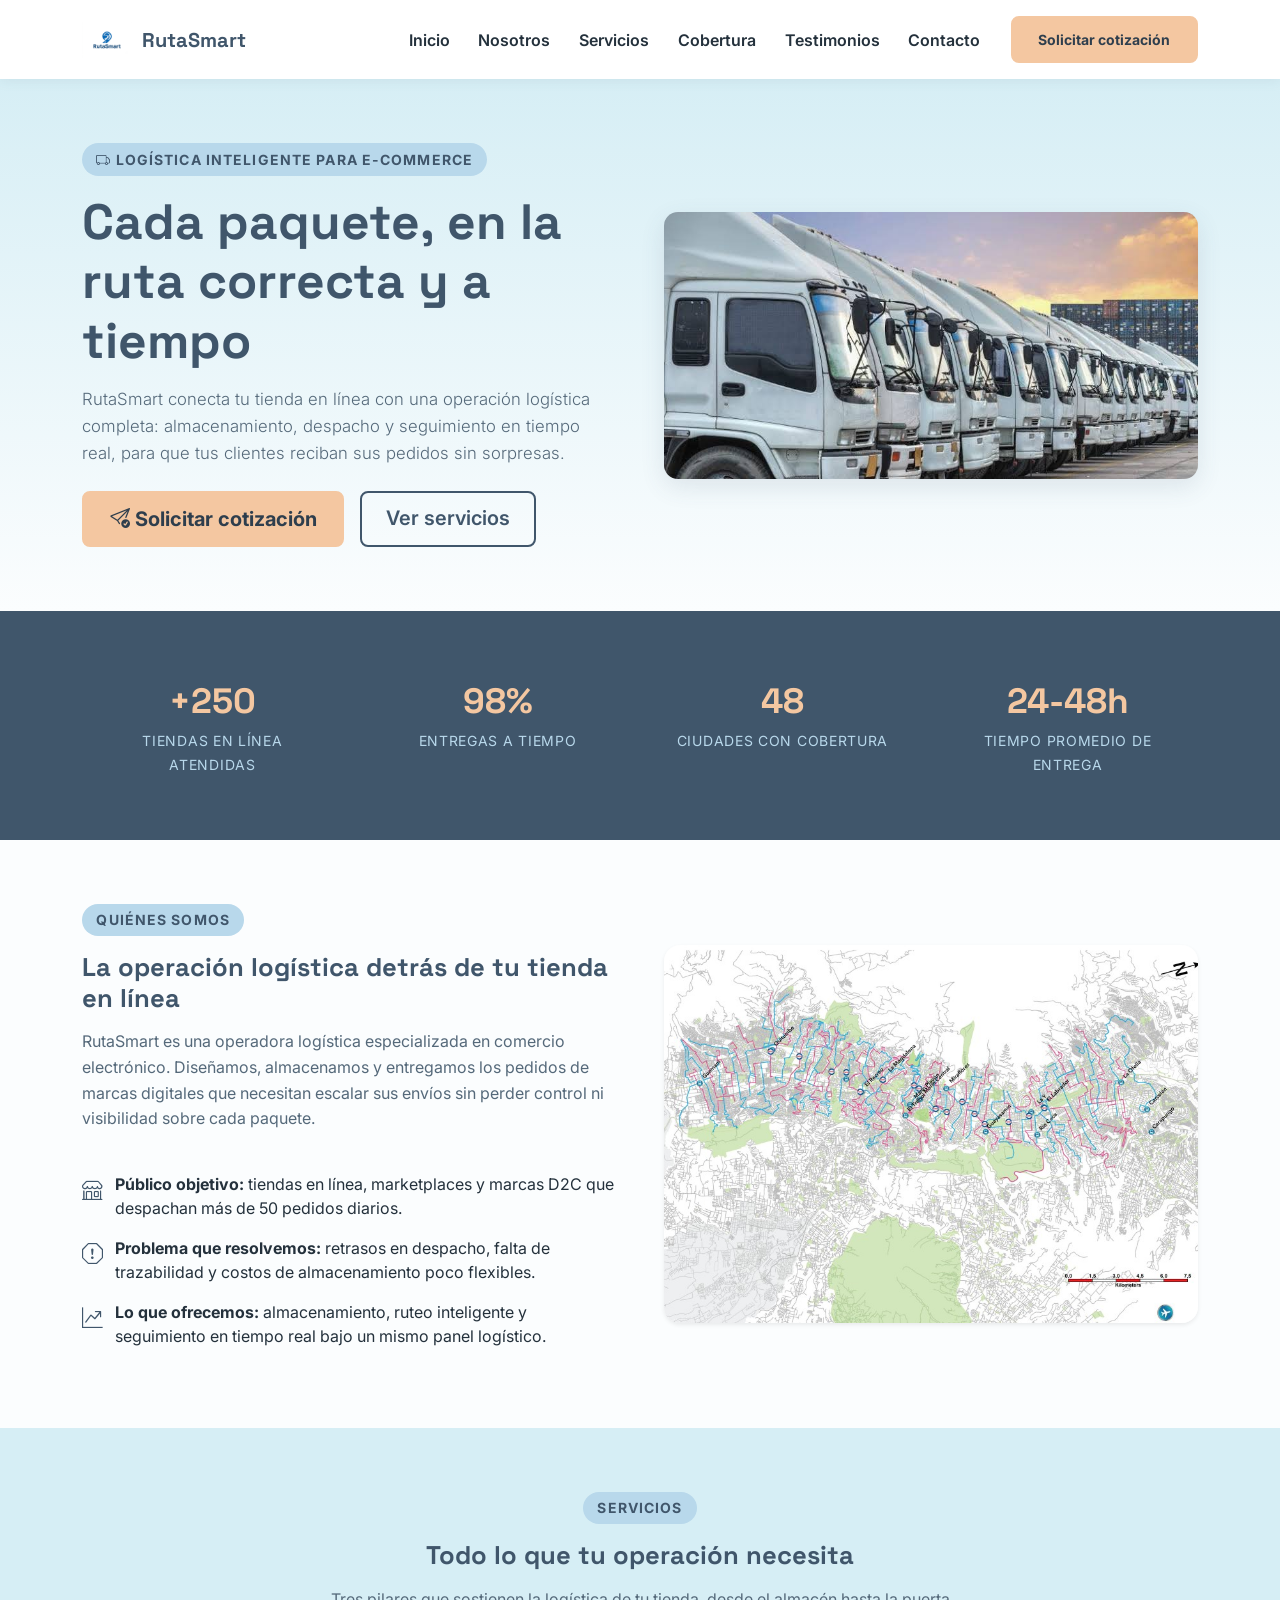
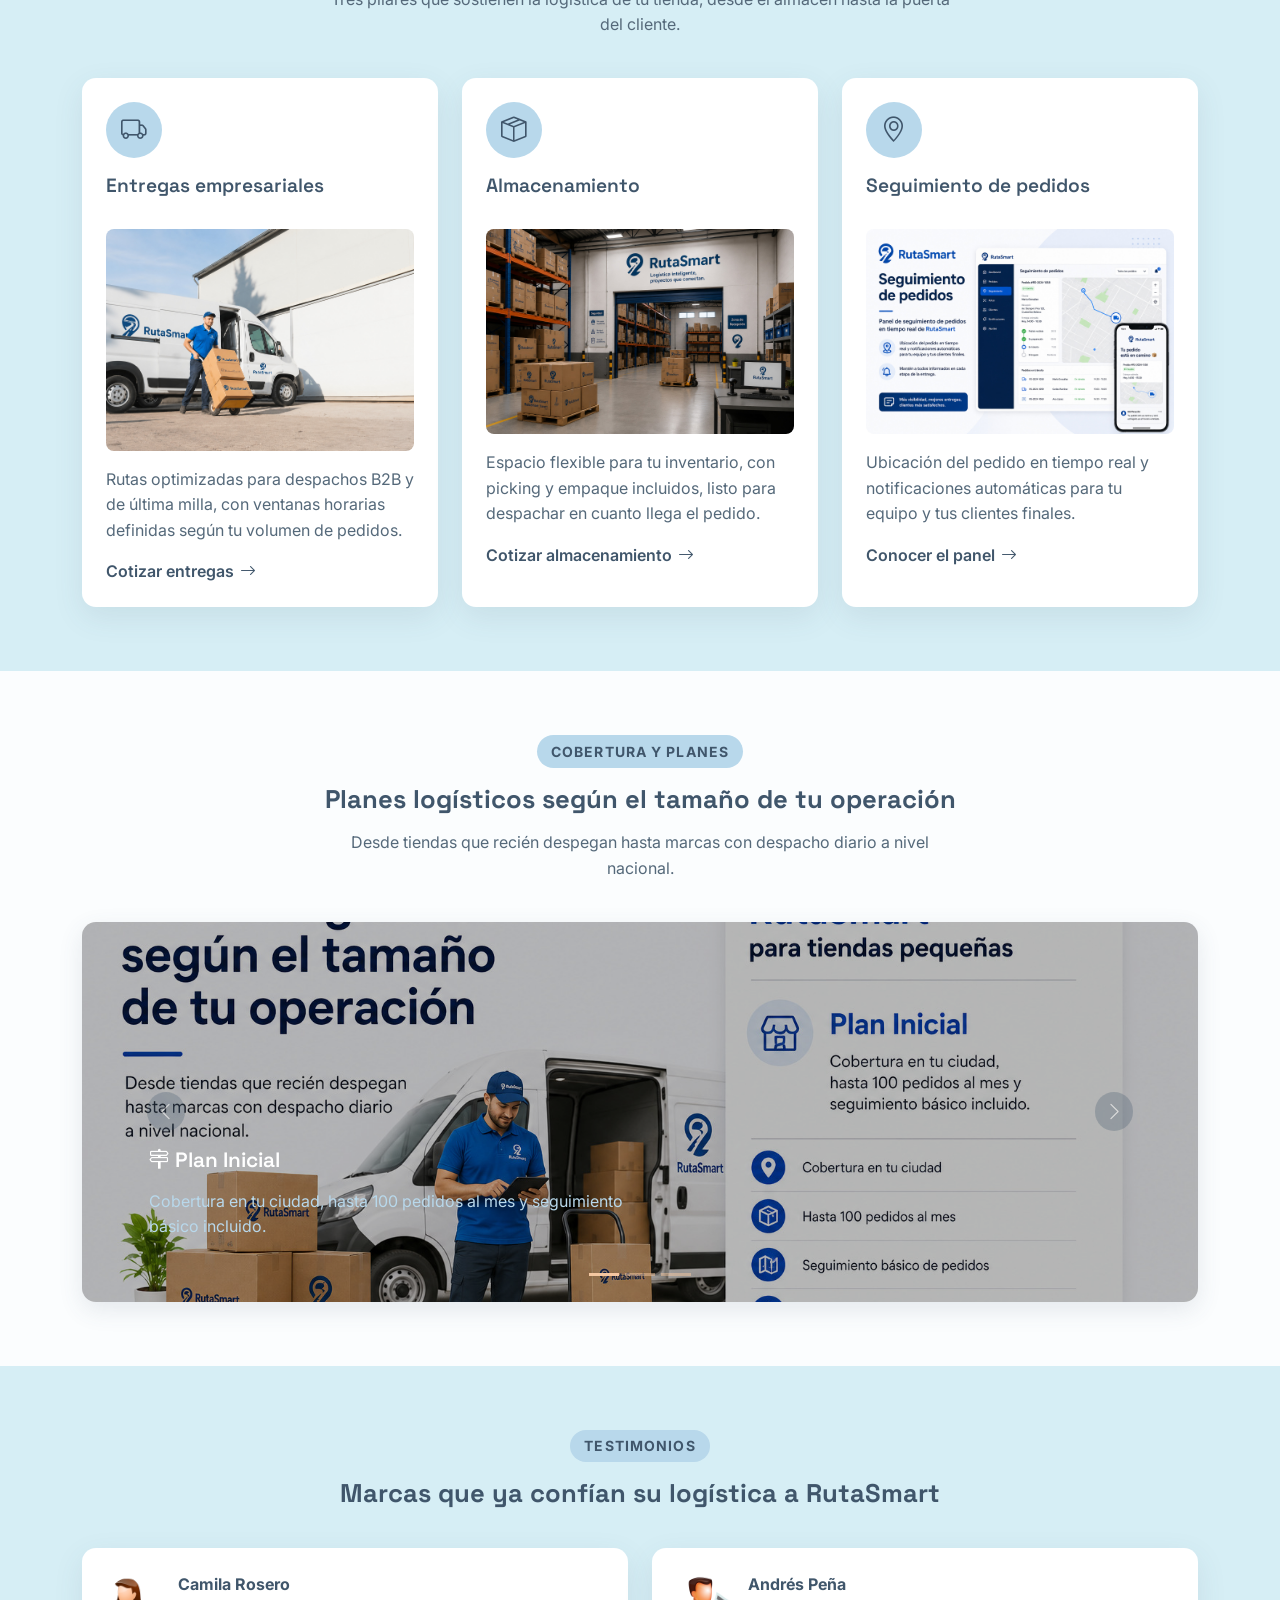
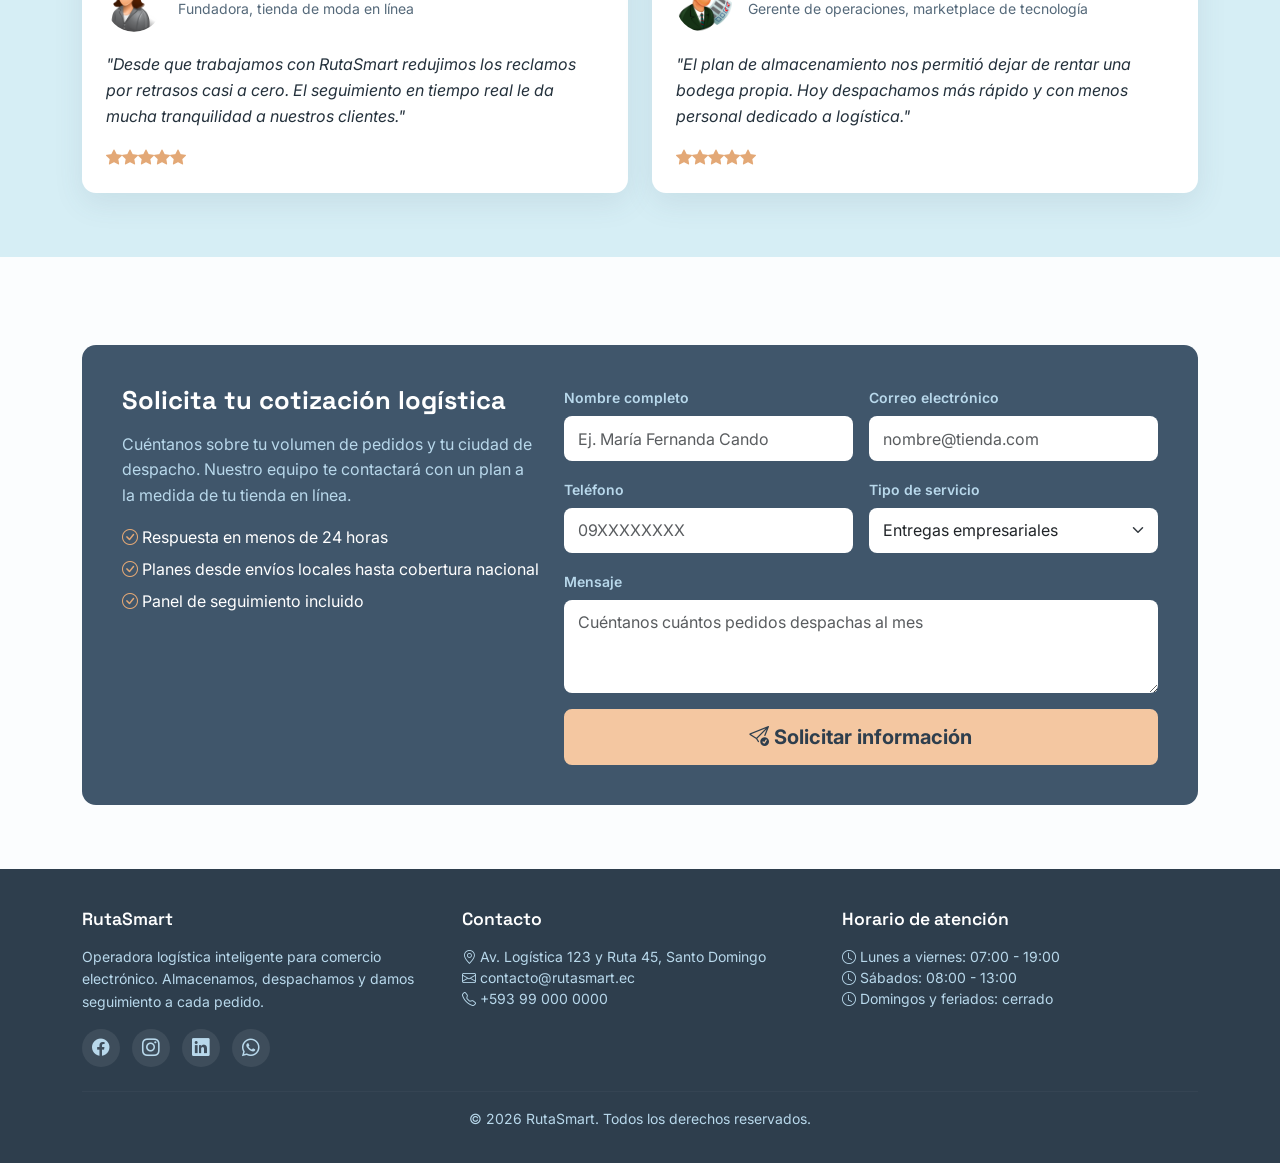
<file: Barragan-Daniel-landing/index.html>
<!DOCTYPE html>
<html lang="es">
<head>
  <meta charset="UTF-8">
  <meta name="viewport" content="width=device-width, initial-scale=1.0">
  <title>RutaSmart | Operadora logística inteligente para e-commerce</title>
  <meta name="description" content="RutaSmart es la operadora logística inteligente que gestiona entregas empresariales, almacenamiento y seguimiento de pedidos para tiendas de comercio electrónico.">
  <link rel="icon" href="img/logo.ico" type="image/x-icon">
  <!-- Bootstrap 5 -->
  <link href="https://cdn.jsdelivr.net/npm/bootstrap@5.3.3/dist/css/bootstrap.min.css" rel="stylesheet">
  <link rel="stylesheet" href="https://cdn.jsdelivr.net/npm/bootstrap-icons@1.11.3/font/bootstrap-icons.css">
  <link rel="preconnect" href="https://fonts.googleapis.com">
  <link href="https://fonts.googleapis.com/css2?family=Space+Grotesk:wght@500;700&family=Inter:wght@400;500;600;700&display=swap" rel="stylesheet">
  <link rel="stylesheet" href="css/variables.css">
  <link rel="stylesheet" href="css/layout.css">
  <link rel="stylesheet" href="css/componentes.css">
</head>
<body>

  <!-- ===================== ENCABEZADO ===================== -->
  <header class="encabezado">
    <nav class="navbar navbar-expand-lg py-3">
      <div class="container">
        <a class="navbar-brand" href="#inicio">
          <img src="img/logo.ico" alt="Logotipo de RutaSmart" loading="lazy">
          RutaSmart
        </a>
        <button class="navbar-toggler" type="button" data-bs-toggle="collapse" data-bs-target="#menuPrincipal" aria-controls="menuPrincipal" aria-expanded="false" aria-label="Abrir menú de navegación">
          <span class="navbar-toggler-icon"></span>
        </button>
        <div class="collapse navbar-collapse" id="menuPrincipal">
          <ul class="navbar-nav ms-auto mb-2 mb-lg-0 align-items-lg-center">
            <li class="nav-item"><a class="nav-link" href="#inicio">Inicio</a></li>
            <li class="nav-item"><a class="nav-link" href="#nosotros">Nosotros</a></li>
            <li class="nav-item"><a class="nav-link" href="#servicios">Servicios</a></li>
            <li class="nav-item"><a class="nav-link" href="#cobertura">Cobertura</a></li>
            <li class="nav-item"><a class="nav-link" href="#testimonios">Testimonios</a></li>
            <li class="nav-item"><a class="nav-link" href="#contacto">Contacto</a></li>
            <li class="nav-item btn-nav-cta">
              <a href="#contacto" class="btn btn-acento btn-sm">Solicitar cotización</a>
            </li>
          </ul>
        </div>
      </div>
    </nav>
  </header>

  <main>

    <!-- ===================== HERO ===================== -->
    <section id="inicio" class="hero">
      <div class="container">
        <div class="row align-items-center g-5">
          <div class="col-12 col-lg-6 hero__texto">
            <span class="eyebrow"><i class="bi bi-truck" aria-hidden="true"></i> Logística inteligente para e-commerce</span>
            <h1>Cada paquete, en la ruta correcta y a tiempo</h1>
            <p class="lead">
              RutaSmart conecta tu tienda en línea con una operación logística
              completa: almacenamiento, despacho y seguimiento en tiempo real,
              para que tus clientes reciban sus pedidos sin sorpresas.
            </p>
            <div class="hero__acciones">
              <a href="#contacto" class="btn btn-acento btn-lg">
                <i class="bi bi-send-check" aria-hidden="true"></i> Solicitar cotización
              </a>
              <a href="#servicios" class="btn btn-secundario-outline btn-lg">
                Ver servicios
              </a>
            </div>
          </div>
          <div class="col-12 col-lg-6">
            <div class="hero__imagen-wrapper">
              <img src="img/hero.jpg" alt="Flota de camiones de RutaSmart preparando entregas para comercio electrónico" class="img-fluid w-100" loading="lazy">
            </div>
          </div>
        </div>
      </div>
    </section>

    <!-- ===================== INDICADORES ===================== -->
    <section class="indicadores py-5" aria-label="Indicadores de desempeño de RutaSmart">
      <div class="container">
        <div class="row g-4">
          <div class="col-6 col-md-3">
            <div class="indicador">
              <span class="indicador__numero">+250</span>
              <span class="indicador__etiqueta">Tiendas en línea atendidas</span>
            </div>
          </div>
          <div class="col-6 col-md-3">
            <div class="indicador">
              <span class="indicador__numero">98%</span>
              <span class="indicador__etiqueta">Entregas a tiempo</span>
            </div>
          </div>
          <div class="col-6 col-md-3">
            <div class="indicador">
              <span class="indicador__numero">48</span>
              <span class="indicador__etiqueta">Ciudades con cobertura</span>
            </div>
          </div>
          <div class="col-6 col-md-3">
            <div class="indicador">
              <span class="indicador__numero">24-48h</span>
              <span class="indicador__etiqueta">Tiempo promedio de entrega</span>
            </div>
          </div>
        </div>
      </div>
    </section>

    <!-- ===================== PRESENTACIÓN DE LA EMPRESA ===================== -->
    <section id="nosotros" class="seccion" aria-labelledby="titulo-nosotros">
      <div class="container">
        <div class="row align-items-center g-5">
          <div class="col-12 col-lg-6">
            <div class="titulo-seccion">
              <span class="eyebrow">Quiénes somos</span>
              <h2 id="titulo-nosotros">La operación logística detrás de tu tienda en línea</h2>
              <p>
                RutaSmart es una operadora logística especializada en comercio
                electrónico. Diseñamos, almacenamos y entregamos los pedidos de
                marcas digitales que necesitan escalar sus envíos sin perder
                control ni visibilidad sobre cada paquete.
              </p>
            </div>
            <ul class="sobre-empresa__lista">
              <li>
                <i class="bi bi-shop" aria-hidden="true"></i>
                <span><strong>Público objetivo:</strong> tiendas en línea, marketplaces y marcas D2C que despachan más de 50 pedidos diarios.</span>
              </li>
              <li>
                <i class="bi bi-exclamation-octagon" aria-hidden="true"></i>
                <span><strong>Problema que resolvemos:</strong> retrasos en despacho, falta de trazabilidad y costos de almacenamiento poco flexibles.</span>
              </li>
              <li>
                <i class="bi bi-graph-up-arrow" aria-hidden="true"></i>
                <span><strong>Lo que ofrecemos:</strong> almacenamiento, ruteo inteligente y seguimiento en tiempo real bajo un mismo panel logístico.</span>
              </li>
            </ul>
          </div>
          <div class="col-12 col-lg-6">
            <img src="img/cobertura-mapa.jpg" alt="Mapa de cobertura de rutas de entrega de RutaSmart" class="img-fluid rounded-4 shadow-sm" loading="lazy">
          </div>
        </div>
      </div>
    </section>

    <!-- ===================== SERVICIOS ===================== -->
    <section id="servicios" class="seccion seccion--alterna" aria-labelledby="titulo-servicios">
      <div class="container">
        <div class="titulo-seccion text-center mx-auto">
          <span class="eyebrow">Servicios</span>
          <h2 id="titulo-servicios">Todo lo que tu operación necesita</h2>
          <p class="mx-auto">Tres pilares que sostienen la logística de tu tienda, desde el almacén hasta la puerta del cliente.</p>
        </div>
        <div class="row g-4">
          <article class="col-12 col-md-6 col-lg-4">
            <div class="tarjeta-servicio">
              <div class="tarjeta-servicio__icono">
                <i class="bi bi-truck" aria-hidden="true"></i>
              </div>
              <h3>Entregas empresariales</h3>
              <img src="img/entregas.jpg" alt="Camión de reparto de RutaSmart realizando una entrega empresarial" class="img-fluid w-100" loading="lazy">
              <p>Rutas optimizadas para despachos B2B y de última milla, con ventanas horarias definidas según tu volumen de pedidos.</p>
              <a href="#contacto" class="tarjeta-servicio__enlace">Cotizar entregas <i class="bi bi-arrow-right" aria-hidden="true"></i></a>
            </div>
          </article>
          <article class="col-12 col-md-6 col-lg-4">
            <div class="tarjeta-servicio">
              <div class="tarjeta-servicio__icono">
                <i class="bi bi-box-seam" aria-hidden="true"></i>
              </div>
              <h3>Almacenamiento</h3>
              <img src="img/almacenamiento.jpg" alt="Bodega de almacenamiento de paquetes de RutaSmart" class="img-fluid w-100" loading="lazy">
              <p>Espacio flexible para tu inventario, con picking y empaque incluidos, listo para despachar en cuanto llega el pedido.</p>
              <a href="#contacto" class="tarjeta-servicio__enlace">Cotizar almacenamiento <i class="bi bi-arrow-right" aria-hidden="true"></i></a>
            </div>
          </article>
          <article class="col-12 col-md-6 col-lg-4 mx-auto">
            <div class="tarjeta-servicio">
              <div class="tarjeta-servicio__icono">
                <i class="bi bi-geo-alt" aria-hidden="true"></i>
              </div>
              <h3>Seguimiento de pedidos</h3>
              <img src="img/seguimiento-pedidos.jpg" alt="Panel de seguimiento de pedidos en tiempo real de RutaSmart" class="img-fluid w-100" loading="lazy">
              <p>Ubicación del pedido en tiempo real y notificaciones automáticas para tu equipo y tus clientes finales.</p>
              <a href="#contacto" class="tarjeta-servicio__enlace">Conocer el panel <i class="bi bi-arrow-right" aria-hidden="true"></i></a>
            </div>
          </article>
        </div>
      </div>
    </section>

    <!-- ===================== SECCIÓN VISUAL DESTACADA: COBERTURA Y PLANES ===================== -->
    <section id="cobertura" class="seccion" aria-labelledby="titulo-cobertura">
      <div class="container">
        <div class="titulo-seccion text-center mx-auto">
          <span class="eyebrow">Cobertura y planes</span>
          <h2 id="titulo-cobertura">Planes logísticos según el tamaño de tu operación</h2>
          <p class="mx-auto">Desde tiendas que recién despegan hasta marcas con despacho diario a nivel nacional.</p>
        </div>

        <div id="carruselCobertura" class="carousel slide carrusel-cobertura position-relative" data-bs-ride="carousel">
          <div class="carousel-indicators">
            <button type="button" data-bs-target="#carruselCobertura" data-bs-slide-to="0" class="active" aria-current="true" aria-label="Plan inicial"></button>
            <button type="button" data-bs-target="#carruselCobertura" data-bs-slide-to="1" aria-label="Plan crecimiento"></button>
            <button type="button" data-bs-target="#carruselCobertura" data-bs-slide-to="2" aria-label="Plan cobertura nacional"></button>
          </div>
          <div class="carousel-inner">
            <div class="carousel-item active">
              <img src="img/plan-inicial.jpg" class="d-block w-100" alt="Plan inicial de RutaSmart para tiendas pequeñas" loading="lazy">
              <div class="carrusel-cobertura__texto">
                <h3><i class="bi bi-signpost-2" aria-hidden="true"></i> Plan Inicial</h3>
                <p>Cobertura en tu ciudad, hasta 100 pedidos al mes y seguimiento básico incluido.</p>
              </div>
            </div>
            <div class="carousel-item">
              <img src="img/plan-crecimiento.jpg" class="d-block w-100" alt="Plan crecimiento de RutaSmart con almacenamiento incluido" loading="lazy">
              <div class="carrusel-cobertura__texto">
                <h3><i class="bi bi-box-seam" aria-hidden="true"></i> Plan Crecimiento</h3>
                <p>Cobertura regional, almacenamiento incluido y tiempos de entrega de 24 a 48 horas.</p>
              </div>
            </div>
            <div class="carousel-item">
              <img src="img/plan-cobertura.jpg" class="d-block w-100" alt="Plan de cobertura nacional de RutaSmart" loading="lazy">
              <div class="carrusel-cobertura__texto">
                <h3><i class="bi bi-clock-history" aria-hidden="true"></i> Plan Cobertura Nacional</h3>
                <p>Presencia en 48 ciudades, panel de seguimiento avanzado y soporte prioritario.</p>
              </div>
            </div>
          </div>
          <button class="carousel-control-prev" type="button" data-bs-target="#carruselCobertura" data-bs-slide="prev">
            <span class="carousel-control-prev-icon" aria-hidden="true"></span>
            <span class="visually-hidden">Anterior</span>
          </button>
          <button class="carousel-control-next" type="button" data-bs-target="#carruselCobertura" data-bs-slide="next">
            <span class="carousel-control-next-icon" aria-hidden="true"></span>
            <span class="visually-hidden">Siguiente</span>
          </button>
        </div>
      </div>
    </section>

    <!-- ===================== TESTIMONIOS ===================== -->
    <section id="testimonios" class="seccion seccion--alterna" aria-labelledby="titulo-testimonios">
      <div class="container">
        <div class="titulo-seccion text-center mx-auto">
          <span class="eyebrow">Testimonios</span>
          <h2 id="titulo-testimonios">Marcas que ya confían su logística a RutaSmart</h2>
        </div>
        <div class="row g-4">
          <div class="col-12 col-md-6">
            <div class="tarjeta-testimonio">
              <div class="tarjeta-testimonio__encabezado">
                <img src="img/cliente1.ico" alt="Fotografía de Camila Rosero" loading="lazy">
                <div>
                  <p class="tarjeta-testimonio__nombre">Camila Rosero</p>
                  <p class="tarjeta-testimonio__rol">Fundadora, tienda de moda en línea</p>
                </div>
              </div>
              <p class="tarjeta-testimonio__cita">
                "Desde que trabajamos con RutaSmart redujimos los reclamos por
                retrasos casi a cero. El seguimiento en tiempo real le da mucha
                tranquilidad a nuestros clientes."
              </p>
              <div aria-hidden="true">
                <i class="bi bi-star-fill"></i><i class="bi bi-star-fill"></i><i class="bi bi-star-fill"></i><i class="bi bi-star-fill"></i><i class="bi bi-star-fill"></i>
              </div>
            </div>
          </div>
          <div class="col-12 col-md-6">
            <div class="tarjeta-testimonio">
              <div class="tarjeta-testimonio__encabezado">
                <img src="img/cliente2.ico" alt="Fotografía de Andrés Peña" loading="lazy">
                <div>
                  <p class="tarjeta-testimonio__nombre">Andrés Peña</p>
                  <p class="tarjeta-testimonio__rol">Gerente de operaciones, marketplace de tecnología</p>
                </div>
              </div>
              <p class="tarjeta-testimonio__cita">
                "El plan de almacenamiento nos permitió dejar de rentar una
                bodega propia. Hoy despachamos más rápido y con menos personal
                dedicado a logística."
              </p>
              <div aria-hidden="true">
                <i class="bi bi-star-fill"></i><i class="bi bi-star-fill"></i><i class="bi bi-star-fill"></i><i class="bi bi-star-fill"></i><i class="bi bi-star-fill"></i>
              </div>
            </div>
          </div>
        </div>
      </div>
    </section>
    <br>
    <!-- ===================== LLAMADA A LA ACCIÓN / FORMULARIO ===================== -->
    <section id="contacto" class="seccion" aria-labelledby="titulo-contacto">
      <div class="container">
        <div class="cta-formulario">
          <div class="row g-4">
            <div class="col-12 col-lg-5">
              <h2 id="titulo-contacto">Solicita tu cotización logística</h2>
              <p>
                Cuéntanos sobre tu volumen de pedidos y tu ciudad de despacho.
                Nuestro equipo te contactará con un plan a la medida de tu
                tienda en línea.
              </p>
              <ul class="list-unstyled">
                <li class="mb-2"><i class="bi bi-check-circle icono-check" aria-hidden="true"></i> Respuesta en menos de 24 horas</li>
                <li class="mb-2"><i class="bi bi-check-circle icono-check" aria-hidden="true"></i> Planes desde envíos locales hasta cobertura nacional</li>
                <li class="mb-2"><i class="bi bi-check-circle icono-check" aria-hidden="true"></i> Panel de seguimiento incluido</li>
              </ul>
            </div>
            <div class="col-12 col-lg-7">
              <form>
                <div class="row g-3">
                  <div class="col-12 col-md-6">
                    <label for="nombre" class="form-label">Nombre completo</label>
                    <input type="text" class="form-control" id="nombre" name="nombre" placeholder="Ej. María Fernanda Cando" required>
                  </div>
                  <div class="col-12 col-md-6">
                    <label for="correo" class="form-label">Correo electrónico</label>
                    <input type="email" class="form-control" id="correo" name="correo" placeholder="nombre@tienda.com" required>
                  </div>
                  <div class="col-12 col-md-6">
                    <label for="telefono" class="form-label">Teléfono</label>
                    <input type="tel" class="form-control" id="telefono" name="telefono" placeholder="09XXXXXXXX">
                  </div>
                  <div class="col-12 col-md-6">
                    <label for="tipoServicio" class="form-label">Tipo de servicio</label>
                    <select class="form-select" id="tipoServicio" name="tipoServicio">
                      <option selected>Entregas empresariales</option>
                      <option>Almacenamiento</option>
                      <option>Seguimiento de pedidos</option>
                      <option>Plan integral</option>
                    </select>
                  </div>
                  <div class="col-12">
                    <label for="mensaje" class="form-label">Mensaje</label>
                    <textarea class="form-control" id="mensaje" name="mensaje" rows="3" placeholder="Cuéntanos cuántos pedidos despachas al mes"></textarea>
                  </div>
                  <div class="col-12">
                    <button type="submit" class="btn btn-acento btn-lg w-100 w-md-auto">
                      <i class="bi bi-send-check" aria-hidden="true"></i> Solicitar información
                    </button>
                  </div>
                </div>
              </form>
            </div>
          </div>
        </div>
      </div>
    </section>

  </main>

  <!-- ===================== PIE DE PÁGINA ===================== -->
  <footer class="pie-pagina">
    <div class="container">
      <div class="row g-4">
        <div class="col-12 col-md-4">
          <h3>RutaSmart</h3>
          <p>Operadora logística inteligente para comercio electrónico. Almacenamos, despachamos y damos seguimiento a cada pedido.</p>
          <div class="pie-pagina__redes">
            <a href="#" aria-label="Facebook de RutaSmart"><i class="bi bi-facebook" aria-hidden="true"></i></a>
            <a href="#" aria-label="Instagram de RutaSmart"><i class="bi bi-instagram" aria-hidden="true"></i></a>
            <a href="#" aria-label="LinkedIn de RutaSmart"><i class="bi bi-linkedin" aria-hidden="true"></i></a>
            <a href="#" aria-label="WhatsApp de RutaSmart"><i class="bi bi-whatsapp" aria-hidden="true"></i></a>
          </div>
        </div>
        <div class="col-6 col-md-4">
          <h3>Contacto</h3>
          <ul>
            <li><i class="bi bi-geo-alt" aria-hidden="true"></i> Av. Logística 123 y Ruta 45, Santo Domingo</li>
            <li><i class="bi bi-envelope" aria-hidden="true"></i> contacto@rutasmart.ec</li>
            <li><i class="bi bi-telephone" aria-hidden="true"></i> +593 99 000 0000</li>
          </ul>
        </div>
        <div class="col-6 col-md-4">
          <h3>Horario de atención</h3>
          <ul>
            <li><i class="bi bi-clock" aria-hidden="true"></i> Lunes a viernes: 07:00 - 19:00</li>
            <li><i class="bi bi-clock" aria-hidden="true"></i> Sábados: 08:00 - 13:00</li>
            <li><i class="bi bi-clock" aria-hidden="true"></i> Domingos y feriados: cerrado</li>
          </ul>
        </div>
      </div>
      <hr class="pie-pagina__linea">
      <p class="pie-pagina__derechos">&copy; 2026 RutaSmart. Todos los derechos reservados.</p>
    </div>
  </footer>

  <!-- Bootstrap 5 JS (necesario únicamente para componentes de Bootstrap: navbar y carrusel) -->
  <script src="https://cdn.jsdelivr.net/npm/bootstrap@5.3.3/dist/js/bootstrap.bundle.min.js"></script>
</body>
</html>
</file>
<file: Barragan-Daniel-landing/css/variables.css>
/* ============================================
   ARCHIVO: variables.css
   PROPOSITO: Definir las variables CSS (custom
   properties) que centralizan la paleta de
   colores, tipografia, espaciados y otros
   valores reutilizados en todo el proyecto.
    ============================================ */
    
:root {
  /* Paleta de colores asignada */
  --color-principal: #40566B;      /* Azul oscuro */
  --color-secundario: #B8D8EB;     /* Azul pastel */
  --color-celeste: #D6EEF5;        /* Celeste */
  --color-acento: #F4C7A1;         /* Naranja suave */
 
  /* Variaciones derivadas para contraste y jerarquia */
  --color-principal-oscuro: #2E3E4D;
  --color-acento-oscuro: #E3A876;
  --color-fondo: #FBFDFE;
  --color-fondo-alterno: var(--color-celeste);
  --color-texto: #24313C;
  --color-texto-suave: #55697A;
  --color-blanco: #FFFFFF;
 
  /* Tipografia */
  --fuente-titulo: "Space Grotesk", "Segoe UI", sans-serif;
  --fuente-texto: "Inter", "Segoe UI", sans-serif;
 
  /* Escala tipografica (mobile first) */
  --tam-h1: 2rem;
  --tam-h2: 1.6rem;
  --tam-h3: 1.2rem;
  --tam-texto: 1rem;
  --tam-pequeno: 0.875rem;
 
  /* Espaciados */
  --espacio-xs: 0.5rem;
  --espacio-sm: 1rem;
  --espacio-md: 1.5rem;
  --espacio-lg: 2.5rem;
  --espacio-xl: 4rem;
 
  /* Bordes y sombras */
  --radio-borde: 14px;
  --radio-borde-sm: 8px;
  --sombra-suave: 0 8px 24px rgba(64, 86, 107, 0.12);
  --sombra-tarjeta: 0 10px 30px rgba(64, 86, 107, 0.10);
 
  /* Transiciones */
  --transicion-rapida: 0.2s ease;
  --transicion-media: 0.4s ease;
}
</file>
<file: Barragan-Daniel-landing/css/layout.css>
/* ============================================
   ARCHIVO: layout.css
   PROPOSITO: Estilos generales, estructura de
   encabezado, navegacion, hero y pie de pagina.
   Enfoque mobile first: los estilos base son
   para pantallas pequeñas y se amplian mediante
   media queries (min-width).
   ============================================ */

* {
  box-sizing: border-box;
}

body {
  font-family: var(--fuente-texto);
  color: var(--color-texto);
  background-color: var(--color-fondo);
  margin: 0;
  padding: 0;
  scroll-behavior: smooth;
  -webkit-font-smoothing: antialiased;
}

h1, h2, h3 {
  font-family: var(--fuente-titulo);
  color: var(--color-principal);
  line-height: 1.2;
  margin-bottom: var(--espacio-sm);
}

h1 { font-size: var(--tam-h1); font-weight: 700; }
h2 { font-size: var(--tam-h2); font-weight: 700; }
h3 { font-size: var(--tam-h3); font-weight: 600; }

p {
  font-size: var(--tam-texto);
  color: var(--color-texto-suave);
  line-height: 1.6;
}

a {
  text-decoration: none;
}

.seccion {
  padding: var(--espacio-xl) 0;
}

.seccion--alterna {
  background-color: var(--color-fondo-alterno);
}

.eyebrow {
  display: inline-block;
  font-family: var(--fuente-texto);
  font-size: var(--tam-pequeno);
  font-weight: 700;
  letter-spacing: 0.08em;
  text-transform: uppercase;
  color: var(--color-principal);
  background-color: var(--color-secundario);
  padding: 0.35rem 0.9rem;
  border-radius: 999px;
  margin-bottom: var(--espacio-sm);
}

.titulo-seccion {
  margin-bottom: var(--espacio-lg);
}

.titulo-seccion p {
  max-width: 640px;
}

/* ===== Encabezado ===== */
.encabezado {
  background-color: var(--color-blanco);
  box-shadow: 0 2px 12px rgba(64, 86, 107, 0.08);
  position: sticky;
  top: 0;
  z-index: 1030;
}

.encabezado .navbar-brand {
  display: flex;
  align-items: center;
  gap: 0.6rem;
  font-family: var(--fuente-titulo);
  font-weight: 700;
  color: var(--color-principal) !important;
}

.encabezado .navbar-brand img {
  height: 36px;
  width: auto;
}

.encabezado .nav-link {
  font-family: var(--fuente-texto);
  font-weight: 600;
  color: var(--color-texto) !important;
  padding: 0.6rem 0.9rem !important;
}

.encabezado .nav-link:hover,
.encabezado .nav-link:focus {
  color: var(--color-principal) !important;
}

.encabezado .btn-nav-cta {
  margin-top: var(--espacio-xs);
}

@media (min-width: 992px) {
  .encabezado .btn-nav-cta {
    margin-top: 0;
    margin-left: var(--espacio-sm);
  }
}

/* ===== Hero ===== */
.hero {
  background: linear-gradient(180deg, var(--color-celeste) 0%, var(--color-fondo) 100%);
  padding-top: var(--espacio-xl);
  padding-bottom: var(--espacio-xl);
  overflow: hidden;
}

.hero__texto h1 {
  font-size: var(--tam-h1);
}

.hero__texto .lead {
  font-family: var(--fuente-texto);
  color: var(--color-texto-suave);
  font-size: 1.05rem;
}

.hero__acciones {
  display: flex;
  flex-direction: column;
  gap: var(--espacio-sm);
  margin-top: var(--espacio-md);
}

.hero__imagen-wrapper {
  position: relative;
  margin-top: var(--espacio-lg);
}

.hero__imagen-wrapper img {
  border-radius: var(--radio-borde);
  box-shadow: var(--sombra-suave);
}

/* Ruta animada: elemento distintivo de la seccion hero */
.hero__ruta {
  position: absolute;
  inset: 0;
  pointer-events: none;
}

.hero__ruta path {
  fill: none;
  stroke: var(--color-blanco);
  stroke-width: 3;
  stroke-dasharray: 10 10;
  opacity: 0.85;
}

.hero__ruta .hero__camion {
  animation: recorrer-ruta 7s linear infinite;
}

@keyframes recorrer-ruta {
  0%   { offset-distance: 0%; }
  100% { offset-distance: 100%; }
}

.hero__punto {
  fill: var(--color-acento);
  stroke: var(--color-blanco);
  stroke-width: 2;
}

@media (prefers-reduced-motion: reduce) {
  .hero__ruta .hero__camion {
    animation: none;
    offset-distance: 45%;
  }
}

@media (min-width: 768px) {
  .hero__texto h1 { font-size: 2.6rem; }
  .hero__acciones { flex-direction: row; }
}

@media (min-width: 992px) {
  .hero__texto h1 { font-size: 3.1rem; }
  .hero__imagen-wrapper { margin-top: 0; }
}

/* ===== Sobre la empresa ===== */
.sobre-empresa__lista {
  list-style: none;
  padding-left: 0;
  margin-top: var(--espacio-md);
}

.sobre-empresa__lista li {
  display: flex;
  align-items: flex-start;
  gap: 0.75rem;
  margin-bottom: var(--espacio-sm);
  color: var(--color-texto);
}

.sobre-empresa__lista i {
  color: var(--color-principal);
  font-size: 1.3rem;
  margin-top: 0.15rem;
}

/* ===== Indicadores ===== */
.indicadores {
  background-color: var(--color-principal);
  color: var(--color-blanco);
}

.indicador {
  text-align: center;
  padding: var(--espacio-sm);
}

.indicador__numero {
  font-family: var(--fuente-titulo);
  font-size: 2.2rem;
  font-weight: 700;
  color: var(--color-acento);
  display: block;
}

.indicador__etiqueta {
  font-size: var(--tam-pequeno);
  color: var(--color-secundario);
  text-transform: uppercase;
  letter-spacing: 0.05em;
}

/* ===== Pie de pagina ===== */
.pie-pagina {
  background-color: var(--color-principal-oscuro);
  color: var(--color-secundario);
  padding-top: var(--espacio-lg);
  padding-bottom: var(--espacio-sm);
}

.pie-pagina h3 {
  color: var(--color-blanco);
  font-size: 1.1rem;
}

.pie-pagina p,
.pie-pagina li {
  color: var(--color-secundario);
  font-size: var(--tam-pequeno);
}

.pie-pagina a {
  color: var(--color-secundario);
}

.pie-pagina a:hover {
  color: var(--color-acento);
}

.pie-pagina ul {
  list-style: none;
  padding-left: 0;
}

.pie-pagina__redes a {
  display: inline-flex;
  align-items: center;
  justify-content: center;
  width: 38px;
  height: 38px;
  border-radius: 50%;
  background-color: rgba(255, 255, 255, 0.08);
  margin-right: 0.5rem;
  font-size: 1.1rem;
  transition: background-color var(--transicion-rapida);
}

.pie-pagina__redes a:hover {
  background-color: var(--color-acento);
  color: var(--color-principal-oscuro);
}

.pie-pagina__linea {
  border-color: rgba(255, 255, 255, 0.12);
  margin: var(--espacio-md) 0 var(--espacio-sm);
}

.pie-pagina__derechos {
  font-size: var(--tam-pequeno);
  text-align: center;
  color: var(--color-secundario);
}
</file>
<file: Barragan-Daniel-landing/css/componentes.css>
/* ============================================
   ARCHIVO: componentes.css
   PROPOSITO: Estilos de componentes reutilizables
   -tarjetas, botones, carrusel, testimonios y
   formulario- construidos sobre Bootstrap 5 y
   complementados con estilos propios.
   ============================================ */
.btn-principal {
  background-color: var(--color-principal);
  border: 2px solid var(--color-principal);
  color: var(--color-blanco);
  font-weight: 600;
  padding: 0.7rem 1.6rem;
  border-radius: var(--radio-borde-sm);
  transition: background-color var(--transicion-rapida), transform var(--transicion-rapida);
}

.btn-principal:hover,
.btn-principal:focus {
  background-color: var(--color-principal-oscuro);
  border-color: var(--color-principal-oscuro);
  color: var(--color-blanco);
  transform: translateY(-2px);
}

.btn-acento {
  background-color: var(--color-acento);
  border: 2px solid var(--color-acento);
  color: var(--color-principal-oscuro);
  font-weight: 700;
  padding: 0.7rem 1.6rem;
  border-radius: var(--radio-borde-sm);
  transition: background-color var(--transicion-rapida), transform var(--transicion-rapida);
}

.btn-acento:hover,
.btn-acento:focus {
  background-color: var(--color-acento-oscuro);
  border-color: var(--color-acento-oscuro);
  color: var(--color-principal-oscuro);
  transform: translateY(-2px);
}

.btn-secundario-outline {
  background-color: transparent;
  border: 2px solid var(--color-principal);
  color: var(--color-principal);
  font-weight: 600;
  padding: 0.65rem 1.5rem;
  border-radius: var(--radio-borde-sm);
  transition: background-color var(--transicion-rapida), color var(--transicion-rapida);
}

.btn-secundario-outline:hover,
.btn-secundario-outline:focus {
  background-color: var(--color-principal);
  color: var(--color-blanco);
}

/* ===== Tarjetas de servicios ===== */
.tarjeta-servicio {
  background-color: var(--color-blanco);
  border: none;
  border-radius: var(--radio-borde);
  box-shadow: var(--sombra-tarjeta);
  padding: var(--espacio-md);
  height: 100%;
  transition: transform var(--transicion-media), box-shadow var(--transicion-media);
}

.tarjeta-servicio:hover {
  transform: translateY(-6px);
  box-shadow: 0 16px 34px rgba(64, 86, 107, 0.16);
}

.tarjeta-servicio__icono {
  width: 56px;
  height: 56px;
  display: flex;
  align-items: center;
  justify-content: center;
  border-radius: 50%;
  background-color: var(--color-secundario);
  color: var(--color-principal);
  font-size: 1.6rem;
  margin-bottom: var(--espacio-sm);
}

.tarjeta-servicio img {
  border-radius: var(--radio-borde-sm);
  margin-top: var(--espacio-sm);
  margin-bottom: var(--espacio-sm);
}

.tarjeta-servicio__enlace {
  font-weight: 600;
  color: var(--color-principal);
  display: inline-flex;
  align-items: center;
  gap: 0.35rem;
}

.tarjeta-servicio__enlace i {
  transition: transform var(--transicion-rapida);
}

.tarjeta-servicio__enlace:hover i {
  transform: translateX(4px);
}

/* ===== Carrusel de cobertura / planes logisticos ===== */
.carrusel-cobertura {
  border-radius: var(--radio-borde);
  overflow: hidden;
  box-shadow: var(--sombra-suave);
}

.carrusel-cobertura .carousel-item img {
  height: 260px;
  object-fit: cover;
  filter: brightness(0.72);
}

@media (min-width: 768px) {
  .carrusel-cobertura .carousel-item img {
    height: 380px;
  }
}

.carrusel-cobertura__texto {
  position: absolute;
  bottom: 12%;
  left: 6%;
  right: 6%;
  color: var(--color-blanco);
  text-align: left;
}

.carrusel-cobertura__texto h3 {
  color: var(--color-blanco);
  font-size: 1.3rem;
}

.carrusel-cobertura__texto p {
  color: var(--color-secundario);
  max-width: 480px;
}

.carrusel-cobertura .carousel-indicators [data-bs-target] {
  background-color: var(--color-acento);
}

.carrusel-cobertura .carousel-control-prev-icon,
.carrusel-cobertura .carousel-control-next-icon {
  background-color: rgba(64, 86, 107, 0.55);
  border-radius: 50%;
  padding: 1.2rem;
  background-size: 50%;
}

/* ===== Testimonios ===== */
.tarjeta-testimonio {
  background-color: var(--color-blanco);
  border-radius: var(--radio-borde);
  box-shadow: var(--sombra-tarjeta);
  padding: var(--espacio-md);
  height: 100%;
}

.tarjeta-testimonio__encabezado {
  display: flex;
  align-items: center;
  gap: var(--espacio-sm);
  margin-bottom: var(--espacio-sm);
}

.tarjeta-testimonio__encabezado img {
  width: 56px;
  height: 56px;
  border-radius: 50%;
  object-fit: cover;
}

.tarjeta-testimonio__nombre {
  font-weight: 700;
  color: var(--color-principal);
  margin: 0;
}

.tarjeta-testimonio__rol {
  font-size: var(--tam-pequeno);
  color: var(--color-texto-suave);
}

.tarjeta-testimonio__cita {
  font-style: italic;
  color: var(--color-texto);
}

.tarjeta-testimonio i.bi-star-fill {
  color: var(--color-acento-oscuro);
}

/* ===== Llamada a la accion / Formulario ===== */
.cta-formulario {
  background-color: var(--color-principal);
  border-radius: var(--radio-borde);
  padding: var(--espacio-lg);
  color: var(--color-blanco);
}

.cta-formulario h2 {
  color: var(--color-blanco);
}

.cta-formulario p {
  color: var(--color-secundario);
}

.cta-formulario .form-label {
  color: var(--color-secundario);
  font-weight: 600;
  font-size: var(--tam-pequeno);
}

.cta-formulario .form-control,
.cta-formulario .form-select {
  border: none;
  border-radius: var(--radio-borde-sm);
  padding: 0.65rem 0.9rem;
}

.cta-formulario .form-control:focus,
.cta-formulario .form-select:focus {
  box-shadow: 0 0 0 3px rgba(244, 199, 161, 0.6);
}

/* ===== Utilidades varias ===== */
.icono-check {
  color: var(--color-acento-oscuro);
}

.divisor-suave {
  height: 4px;
  width: 64px;
  background-color: var(--color-acento);
  border-radius: 999px;
  margin-bottom: var(--espacio-sm);
}
</file>
